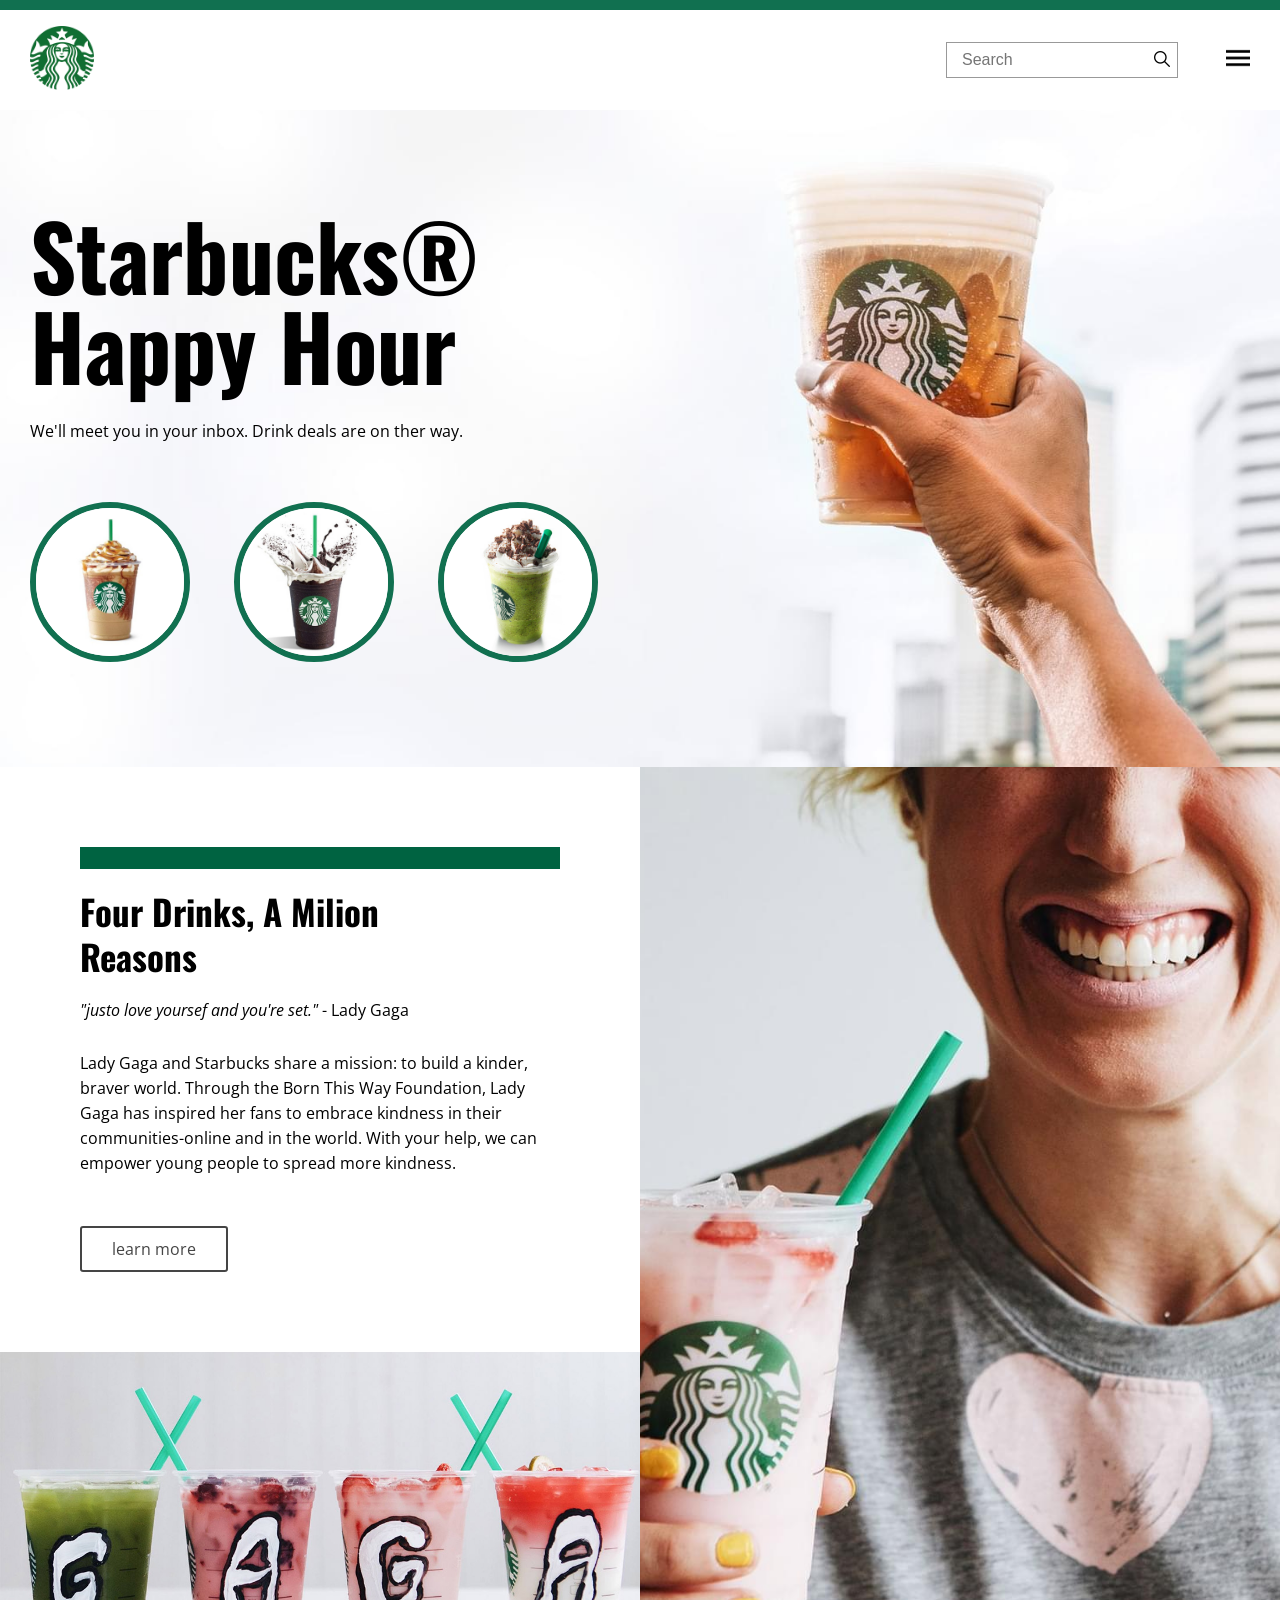
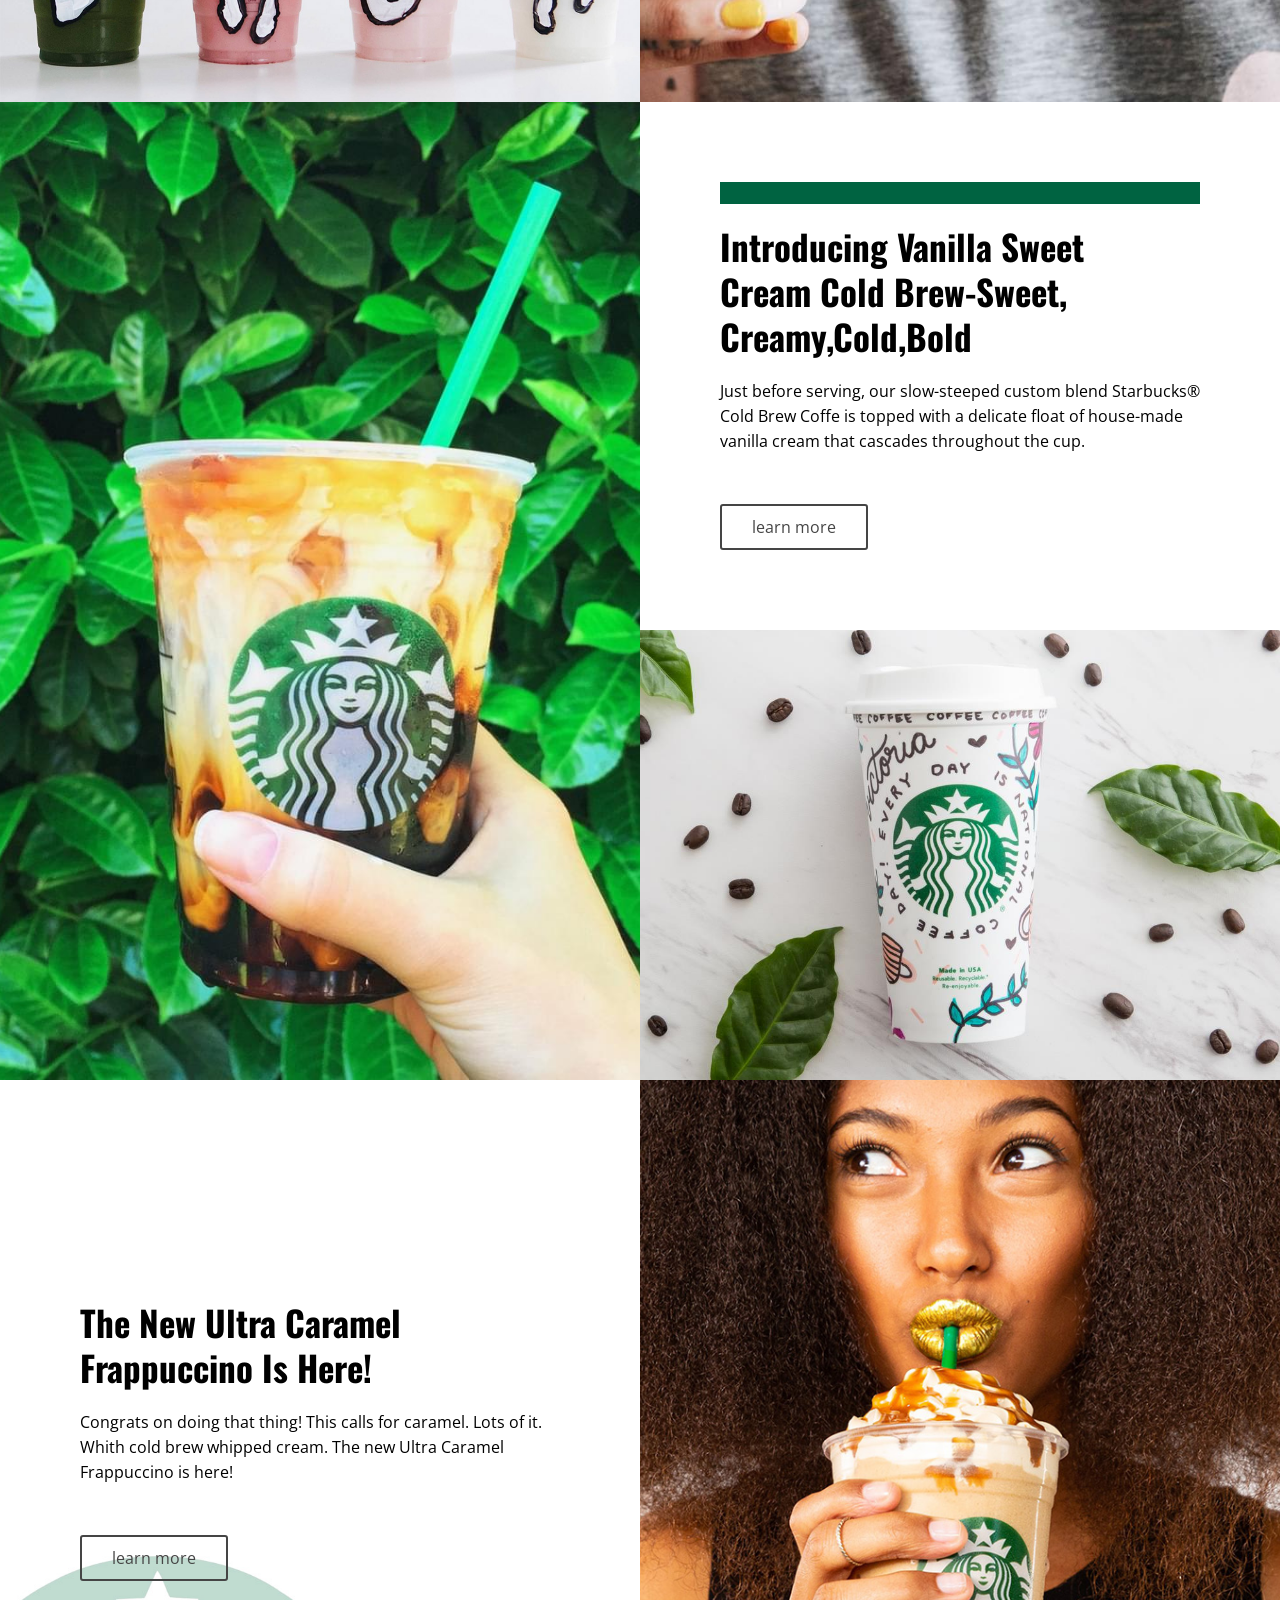
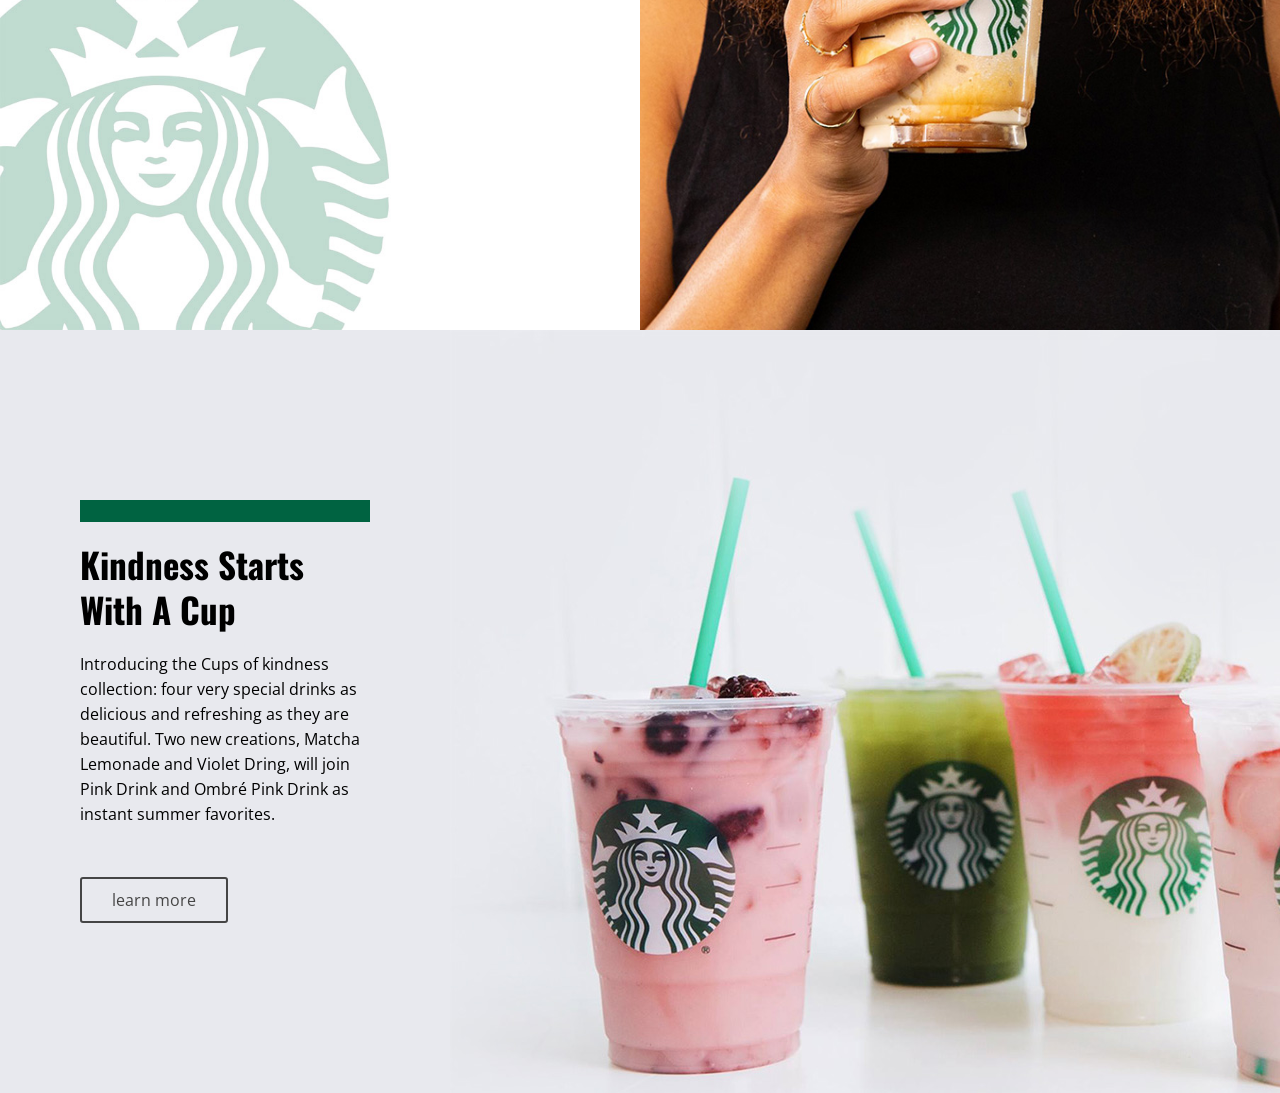
<file: index.html>
<!DOCTYPE html>
<html lang="pt-Br">
<head>
    <meta charset="UTF-8">
    <meta name="viewport" content="width=device-width, initial-scale=1.0">
    <title>Starbucks</title>

    <link rel="stylesheet" href="assets/css/style.css">

    <style>
        @import url('https://fonts.googleapis.com/css2?family=Open+Sans:ital,wght@0,300..800;1,300..800&family=Oswald:wght@200..700&display=swap');
    </style>
</head>
<body>
    <header>
        <div class="line"></div>

        <div class="container header--area">
            <div class="header--left">
                <a href="/"><img src="assets/images/logo.png" alt="Starbucks"></a>
            </div>
            <div class="header--right">
                <div class="header--search">
                    <form>
                        <input type="text" name="search" placeholder="Search" />
                        <button>
                            <img src="assets/images/loupe.png" />
                        </button>
                    </form>
                </div>


                <div class="header--menu">
                    <img src="assets/images/menu.png" alt="">
                </div>
            </div>
    </header>

    <section class="banner" style="background-image: url(/assets/images/bg.jpg);">
        <div class="container">
            <h1>Starbucks®<br>Happy Hour</h1>
            <span>We'll meet you in your inbox. Drink deals are on ther way.</span>
            <div class="banner--images">
                <img src="assets/images/c1.jpg">
                <img src="assets/images/c2.jpg">
                <img src="assets/images/c3.jpg">
            </div>
        </div>
    </section>

    <section class="area1">
        <div class="area1--content">
            <div class="bar"></div>
            <h2>Four Drinks, A Milion<br>Reasons</h2>
            <div class="area1--quote"><em>"justo love yoursef and you're set."</em> - Lady Gaga</div>
            <div class="area1--text">Lady Gaga and Starbucks share a mission: to build a kinder, braver world. Through the Born This Way Foundation, Lady Gaga has inspired her fans to embrace kindness in their communities-online and in the world. With your help, we can empower young people to spread more kindness.</div>

            <a href="" class="button">learn more</a>
        </div>
        <div class="area1--img1" style="background-image: url(/assets/images/f2.jpg);"></div>
        <div class="area1--img2" style="background-image: url(/assets/images/f1.jpg);"></div>
    </section>

    <section class="area2">
        <div class="area2--content">
            <div class="bar"></div>
            <h2>Introducing Vanilla Sweet<br>Cream Cold Brew-Sweet,<br>Creamy,Cold,Bold</h2>
            <div class="area2--text">Just before serving, our slow-steeped custom blend Starbucks® Cold Brew Coffe is topped with a delicate float of house-made vanilla cream that cascades throughout the cup.</div>

            <a href="" class="button">learn more</a>
        </div>
        <div class="area2--img1" style="background-image: url(/assets/images/f4.jpg)"></div>
        <div class="area2--img2" style="background-image: url(/assets/images/f3.jpg)"></div>
    </section>

    <section class="area3">
        <div class="area3--content" style="background-image: url(/assets/images/bg2.jpg);">
            <h2>The New Ultra Caramel<br>Frappuccino Is Here!</h2>
            <div class="area3--text">Congrats on doing that thing! This calls for caramel. Lots of it. Whith cold brew whipped cream. The new Ultra Caramel Frappuccino is here!</div>

            <a href="" class="button">learn more</a>
        </div>
        <div class="area3--img1" style="background-image: url(/assets/images/f5.jpg);"></div>
    </section>

    <section class="area4">
        <div class="area4--content">
            <div class="bar"></div>
            <h2>Kindness Starts<br>With A Cup</h2>
            <div class="area4--text">Introducing the Cups of kindness collection: four very special drinks as delicious and refreshing as they are beautiful. Two new creations, Matcha Lemonade and Violet Dring, will join Pink Drink and Ombré Pink Drink as instant summer favorites.</div>

            <a href="" class="button">learn more</a>
        </div>
        <div class="area4--img" style="background-image: url(/assets/images/bg3.jpg)"></div>
    </section>
</body>
</html>
</file>
<file: assets/css/style.css>
body {
    font-family: "Open Sans", sans-serif;
    margin: 0;
}

h1 {
    font-family: 'Oswald', 'sans-serif';
    font-weight: bold;
    font-size: 90px;
    line-height: 90px;
    margin: 0;
    margin-bottom: 30px
}

h2 {
    font-family: 'Oswald', 'sans-serif';
    font-weight: bold;
    font-size: 35px;
    line-height: 45px;
    margin: 20px 0;
}

.container {
    max-widht: 1140px;
    margin: auto;
}

.button {
    display: inline-block;
    border: 2px solid #454545;
    padding: 10px 30px;
    border-radius: 3px;
    color: #454545;
    text-decoration: none;
}

.button:hover {
    color: #FFF;
    background-color: #454545;
    transition: 0.4s;
}

/*================ BAR ====================*/

.bar {
    background-color: #006341;
    height: 22px;
    widht: 168px;
}

/*================ HEADER ====================*/

header .line {
    background-color: #117050;
    height: 10px;
}

.header--area {
    display: flex;
    justify-content: space-between;
    align-items: center;
    height: 100px;
    padding: 0 30px;
}

.header--search form {
    display: flex;
}

.header--left img {
    height: 64px;
    widht: 64px
}

.header--search input {
    font-size: 16px;
    padding: 8px 15px;
    border: 1px solid #999999;
    outline: 0;
    widht: 100%;
    max-widht: 250px;
}

.header--search button {
    border: 0;
    background: transparent;
    margin-left: -30px;
    cursor: pointer;
}

.header--search button img {
    widht: 16px;
    height: 16px;
}

.header--right {
    display: flex;
    align-items: center;
}

.header--menu { 
    margin-left: 50px;
    cursor: pointer;
}

.header--menu img {
    widht: 24px;
    height: 24px;
}

/*========== BANNER ==================*/

.banner {
    background-size: cover;
    background-position: center;
    padding-top: 100px;
    padding-bottom: 100px;
    padding-left: 30px;
}

.banner--images {
    margin-top: 60px;
}

.banner--images img {
    widht: 148px;
    height: 148px;
    border: 6px solid #117050;
    border-radius: 50%;
    margin-right: 40px;
}

/*================ AREA 1 ====================*/

.area1 {
    display: grid;
    grid-template-columns: repeat(2, 1fr);
}

.area1--content {
    padding: 80px;
}

.area1--img1 {
    height: 350px;
    background-size: cover;
    background-position: center;
}

.area1--img2 {
    grid-column: 2 / 3;
    grid-row: 1 / 3;
    background-size: cover;
    background-position: center;
}

.area1--quote {
    margin-bottom: 30px;
}

.area1--text {
    margin-bottom: 50px;
    line-height: 25px;
}

/*================ AREA 2 ====================*/

.area2 {
    display: grid;
    grid-template-columns: repeat(2, 1fr);
}

.area2--content {
    padding: 80px;
}

.area2--img1 {
    height: 450px;
    background-size: cover;
    background-position: center;
}

.area2--img2 {
    grid-column: 1 / 2;
    grid-row: 1 / 3;
    background-size: cover;
    background-position: center;
}

.area2--text {
    margin-bottom: 50px;
    line-height: 25px;
}

/*================ AREA 3 ====================*/

.area3 {
    display: grid;
    grid-template-columns: repeat(2, 1fr);
}

.area3--content {
    padding: 200px 80px;
    height: 450px;
    background-size: cover;
    background-position: left;
}

.area3--img1 {
    height: 850px;
    background-size: cover;
    background-position: center;
}

.area3--text {
    margin-bottom: 50px;
    line-height: 25px;
}

/*================ AREA 4 ====================*/

.area4 {
    display: grid;
    grid-template-columns: 450px 1fr;
    background-color: #e8e9ee;
}

.area4--text {
    margin-bottom: 50px;
    line-height: 25px;
}

.area4--content {
    padding: 170px 80px;
}

.area4--img1 {
    background-position: left;
}

/*================ FOOTER ====================*/

footer {
    background-color: #333;
    color: #FFF;
    padding: 80px;
    text-align: center;
}
</file>
